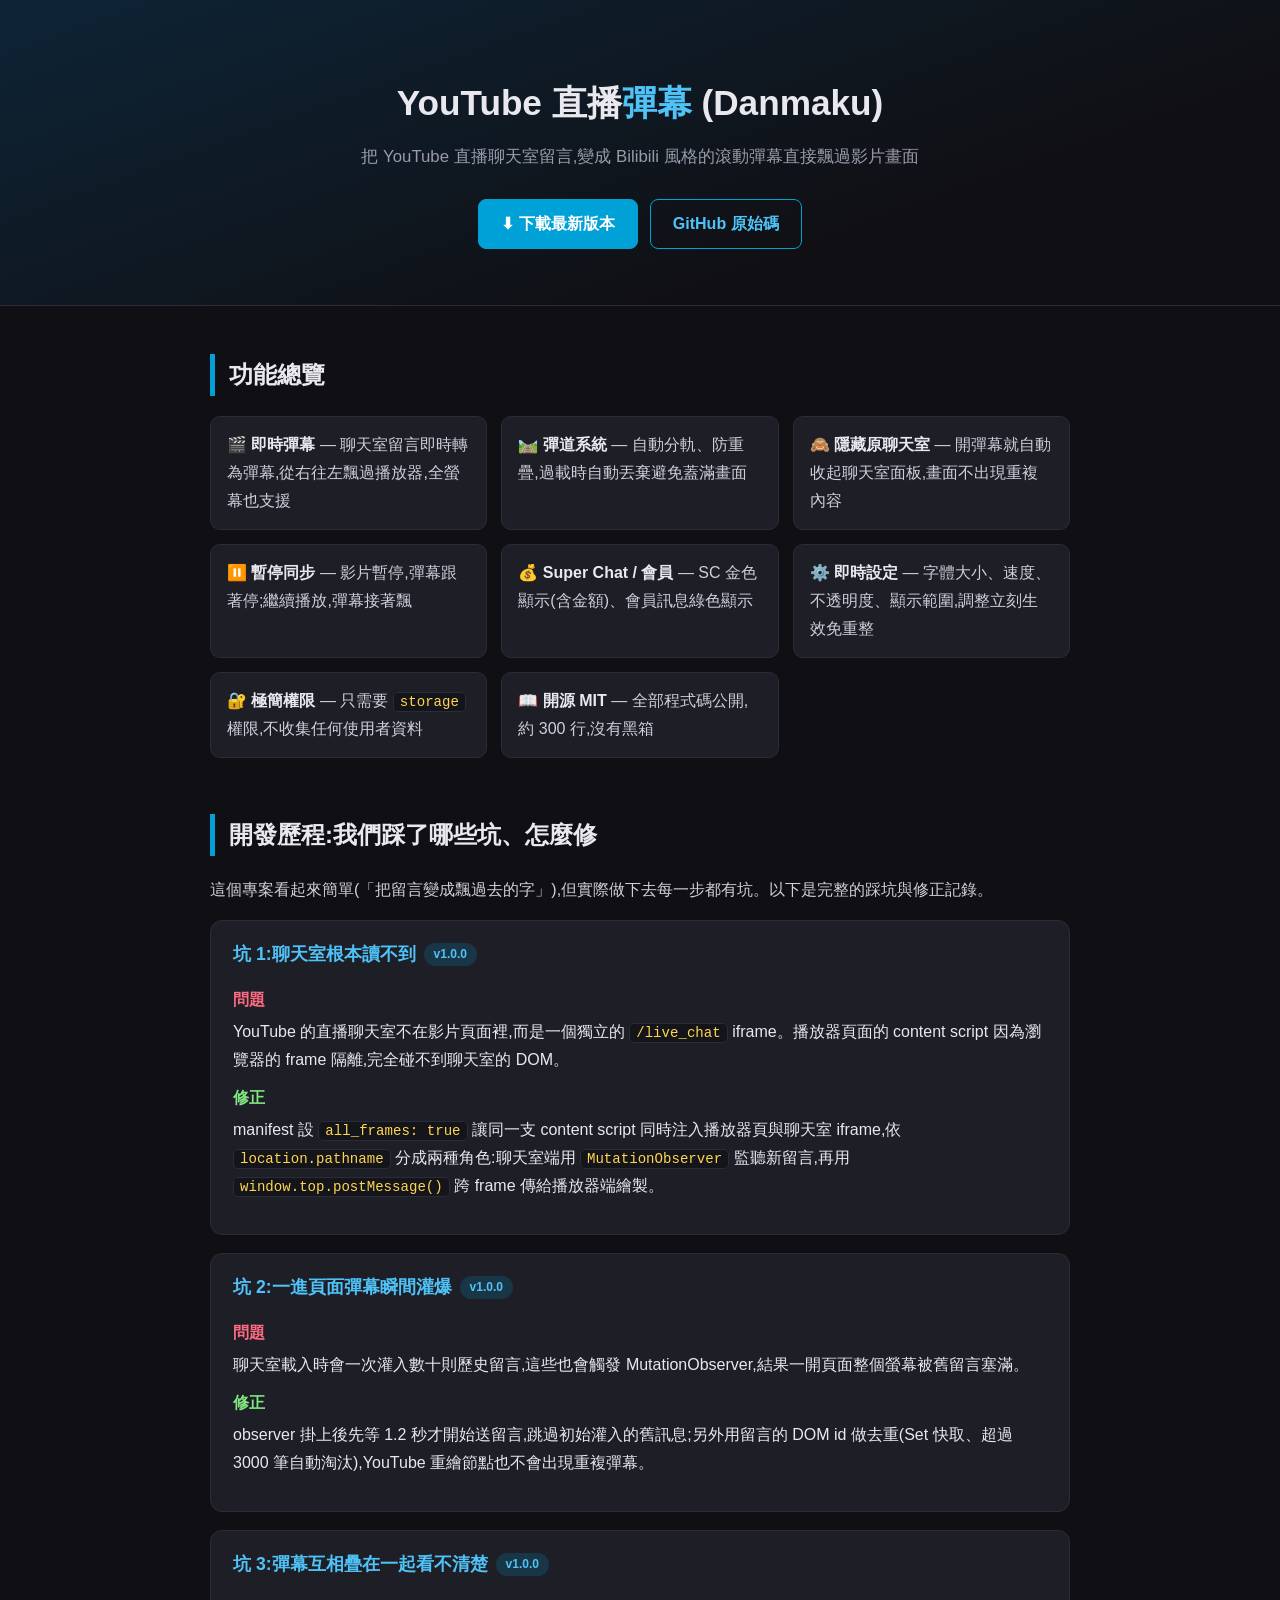
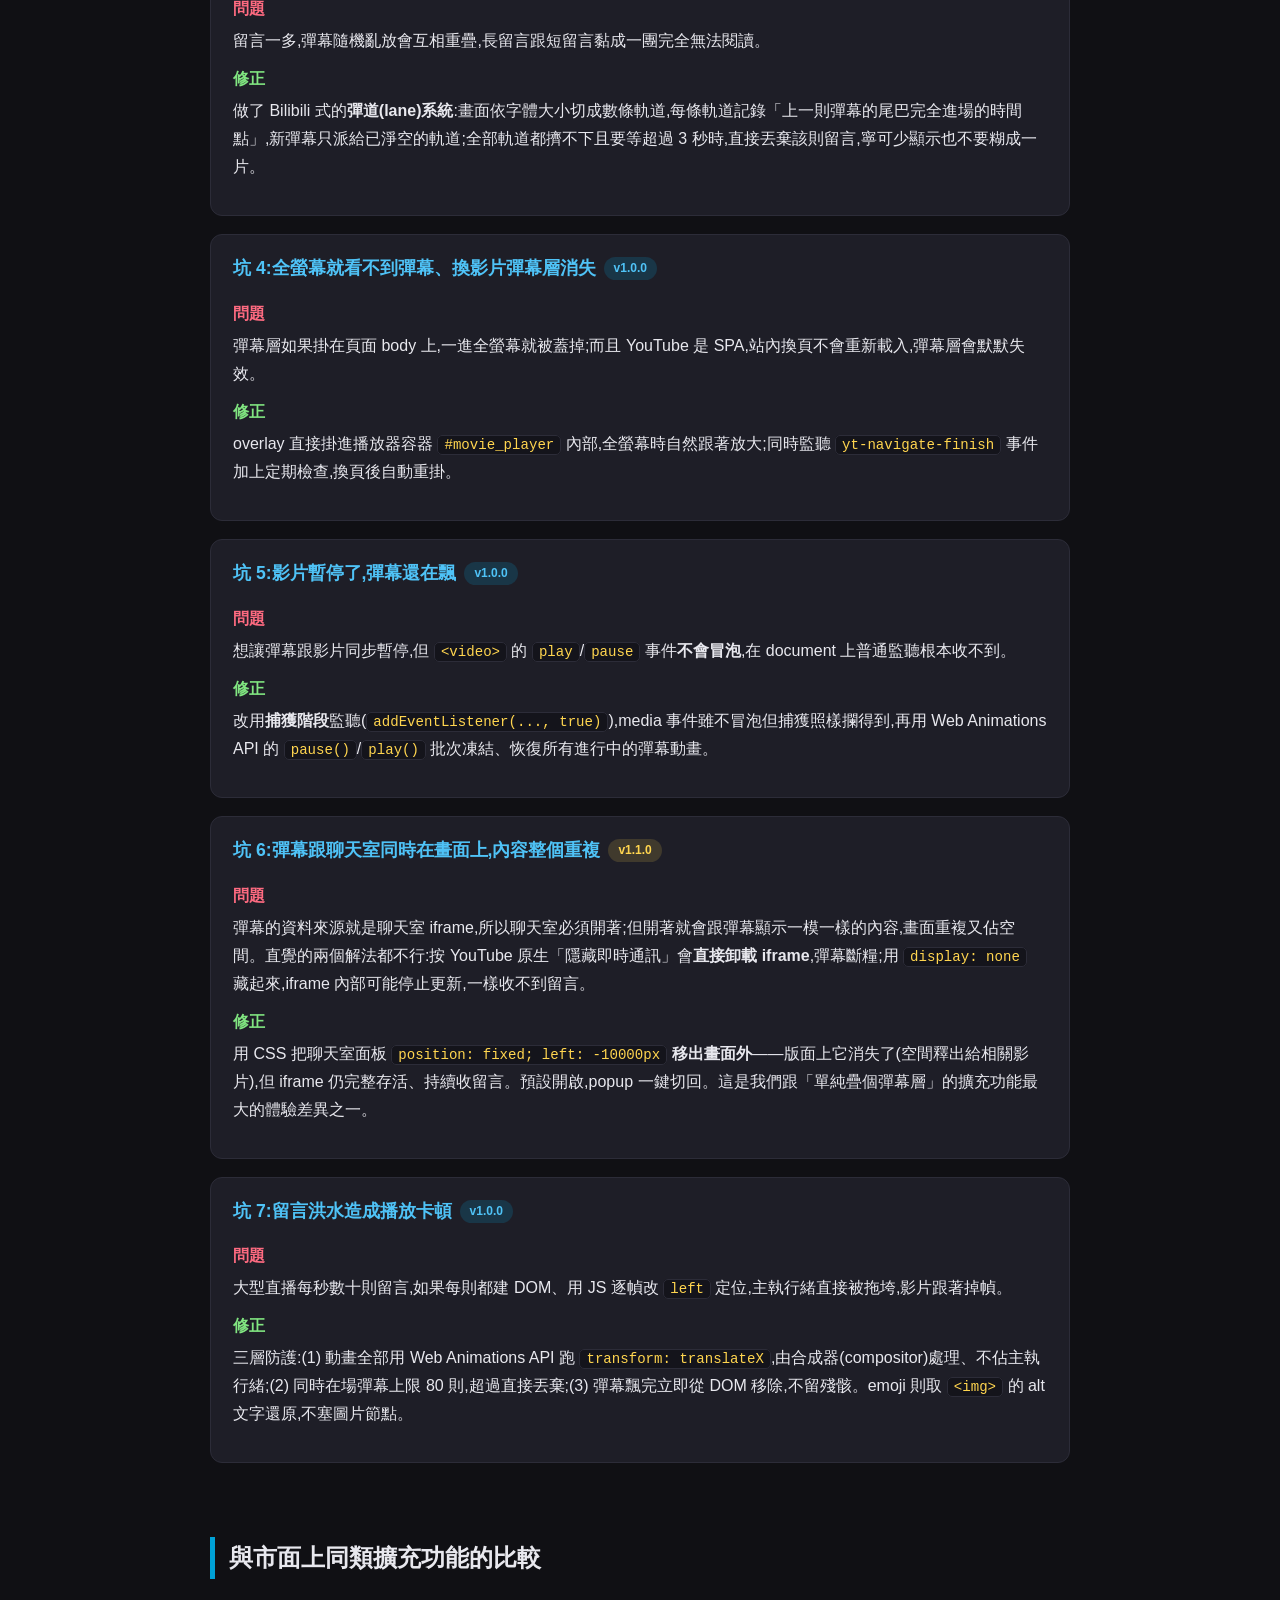
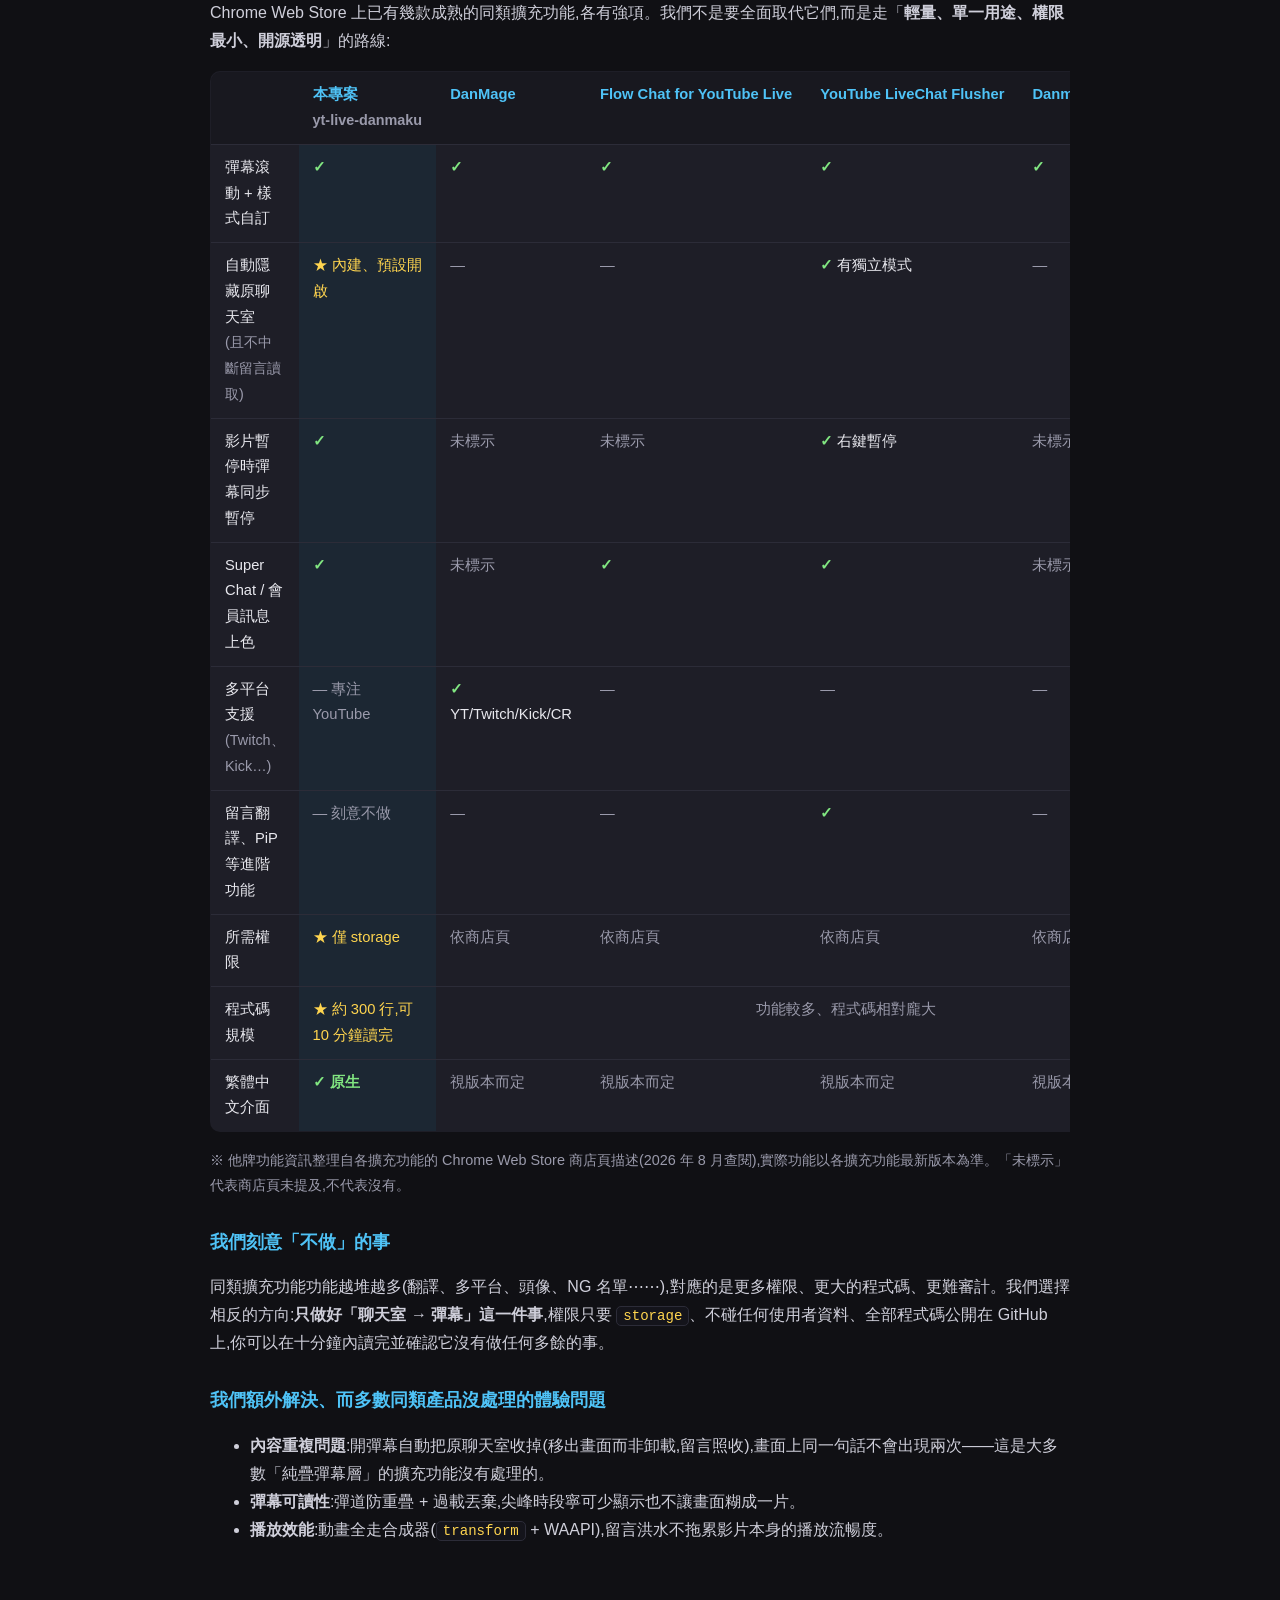
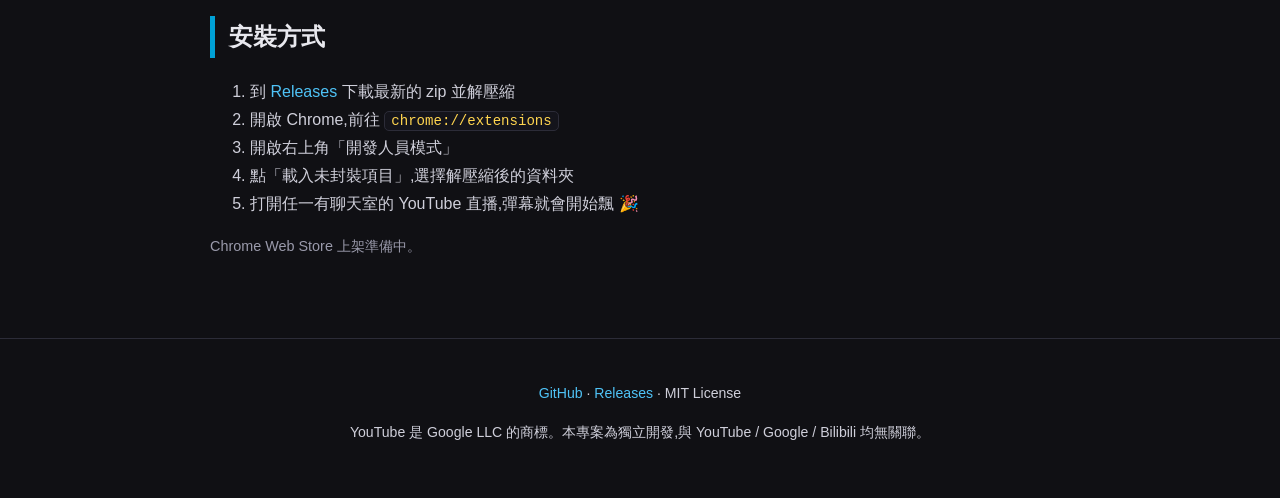
<file: docs/index.html>
<!DOCTYPE html>
<html lang="zh-Hant">
<head>
<meta charset="UTF-8">
<meta name="viewport" content="width=device-width, initial-scale=1.0">
<title>YouTube 直播彈幕 (Danmaku)</title>
<meta name="description" content="把 YouTube 直播聊天室留言變成 Bilibili 風格滾動彈幕的 Chrome 擴充功能 — 開發歷程、踩坑記錄與同類擴充功能比較">
<style>
  :root {
    --bg: #101014;
    --bg-soft: #18181f;
    --card: #1e1e27;
    --border: #2c2c38;
    --text: #e8e8ee;
    --muted: #9a9aab;
    --accent: #00a1d6;   /* bilibili blue */
    --accent-2: #4fc3f7;
    --gold: #ffd54f;
    --green: #81e681;
    --red: #ff6b81;
  }
  * { box-sizing: border-box; }
  body {
    margin: 0;
    background: var(--bg);
    color: var(--text);
    font-family: "Microsoft JhengHei", "PingFang TC", "Noto Sans CJK TC", sans-serif;
    line-height: 1.75;
  }
  a { color: var(--accent-2); text-decoration: none; }
  a:hover { text-decoration: underline; }
  .wrap { max-width: 900px; margin: 0 auto; padding: 0 20px; }

  /* ---------- hero ---------- */
  header {
    position: relative;
    overflow: hidden;
    background: linear-gradient(160deg, #0d2436 0%, #101014 70%);
    border-bottom: 1px solid var(--border);
    padding: 72px 0 56px;
    text-align: center;
  }
  .danmaku-demo {
    position: absolute;
    inset: 0;
    pointer-events: none;
    opacity: .5;
    overflow: hidden;
  }
  .danmaku-demo span {
    position: absolute;
    left: 100%;
    white-space: nowrap;
    font-weight: 700;
    text-shadow: 1px 1px 2px rgba(0,0,0,.8);
    animation: fly linear infinite;
  }
  @keyframes fly {
    from { transform: translateX(0); }
    to   { transform: translateX(calc(-100vw - 100%)); }
  }
  header h1 { position: relative; font-size: 2.2rem; margin: 0 0 8px; }
  header h1 .zh { color: var(--accent-2); }
  header p.tagline { position: relative; color: var(--muted); margin: 0 0 28px; font-size: 1.05rem; }
  .btns { position: relative; display: flex; gap: 12px; justify-content: center; flex-wrap: wrap; }
  .btn {
    display: inline-block;
    padding: 10px 22px;
    border-radius: 8px;
    font-weight: 700;
    border: 1px solid var(--accent);
  }
  .btn.primary { background: var(--accent); color: #fff; }
  .btn.primary:hover { background: #0090c0; text-decoration: none; }
  .btn.ghost { color: var(--accent-2); }
  .btn.ghost:hover { background: rgba(0,161,214,.12); text-decoration: none; }

  /* ---------- sections ---------- */
  section { padding: 48px 0 8px; }
  h2 {
    font-size: 1.5rem;
    margin: 0 0 20px;
    padding-left: 14px;
    border-left: 5px solid var(--accent);
  }
  h3 { font-size: 1.1rem; margin: 28px 0 10px; color: var(--accent-2); }
  p, li { color: #cfcfda; }
  .muted { color: var(--muted); font-size: .9rem; }

  .features {
    display: grid;
    grid-template-columns: repeat(auto-fit, minmax(250px, 1fr));
    gap: 14px;
    padding: 0;
    list-style: none;
    margin: 0;
  }
  .features li {
    background: var(--card);
    border: 1px solid var(--border);
    border-radius: 10px;
    padding: 14px 16px;
  }
  .features b { color: var(--text); }

  /* ---------- pitfall cards ---------- */
  .pitfall {
    background: var(--card);
    border: 1px solid var(--border);
    border-radius: 12px;
    padding: 18px 22px;
    margin-bottom: 18px;
  }
  .pitfall h3 { margin: 0 0 10px; }
  .pitfall .tag {
    display: inline-block;
    font-size: .75rem;
    font-weight: 700;
    padding: 1px 10px;
    border-radius: 99px;
    margin-left: 8px;
    vertical-align: 2px;
  }
  .tag.v10 { background: rgba(0,161,214,.18); color: var(--accent-2); }
  .tag.v11 { background: rgba(255,213,79,.15); color: var(--gold); }
  .pitfall dt { font-weight: 700; margin-top: 10px; }
  .pitfall dt.problem { color: var(--red); }
  .pitfall dt.fix { color: var(--green); }
  .pitfall dd { margin: 4px 0 0 0; }
  code {
    background: #14141b;
    border: 1px solid var(--border);
    border-radius: 5px;
    padding: 1px 6px;
    font-size: .88em;
    color: var(--gold);
    font-family: Consolas, "Cascadia Code", monospace;
  }

  /* ---------- tables ---------- */
  .table-scroll { overflow-x: auto; margin: 16px 0; }
  table {
    border-collapse: collapse;
    width: 100%;
    min-width: 640px;
    background: var(--card);
    border: 1px solid var(--border);
    border-radius: 10px;
    overflow: hidden;
    font-size: .92rem;
  }
  th, td { padding: 10px 14px; border-bottom: 1px solid var(--border); text-align: left; vertical-align: top; }
  th { background: var(--bg-soft); color: var(--accent-2); white-space: nowrap; }
  tr:last-child td { border-bottom: none; }
  td.ours { background: rgba(0,161,214,.07); }
  .yes { color: var(--green); font-weight: 700; }
  .no  { color: var(--muted); }
  .star { color: var(--gold); }

  footer {
    margin-top: 56px;
    padding: 28px 0 40px;
    border-top: 1px solid var(--border);
    text-align: center;
    color: var(--muted);
    font-size: .88rem;
  }
</style>
</head>
<body>

<header>
  <div class="danmaku-demo" aria-hidden="true">
    <span style="top:12%; font-size:20px; color:#fff;        animation-duration:9s;  animation-delay:0s;">主播好可愛!!!</span>
    <span style="top:30%; font-size:24px; color:#ffd54f;     animation-duration:12s; animation-delay:2s;">NT$150 加油!</span>
    <span style="top:48%; font-size:18px; color:#fff;        animation-duration:8s;  animation-delay:4s;">草www</span>
    <span style="top:66%; font-size:22px; color:#81e681;     animation-duration:11s; animation-delay:1s;">歡迎新會員~</span>
    <span style="top:82%; font-size:19px; color:#fff;        animation-duration:10s; animation-delay:5s;">666666</span>
  </div>
  <div class="wrap">
    <h1>YouTube 直播<span class="zh">彈幕</span> (Danmaku)</h1>
    <p class="tagline">把 YouTube 直播聊天室留言,變成 Bilibili 風格的滾動彈幕直接飄過影片畫面</p>
    <div class="btns">
      <a class="btn primary" href="https://github.com/QuenHengLee/yt-live-danmaku/releases/latest">⬇ 下載最新版本</a>
      <a class="btn ghost" href="https://github.com/QuenHengLee/yt-live-danmaku">GitHub 原始碼</a>
    </div>
  </div>
</header>

<main class="wrap">

  <section id="features">
    <h2>功能總覽</h2>
    <ul class="features">
      <li>🎬 <b>即時彈幕</b> — 聊天室留言即時轉為彈幕,從右往左飄過播放器,全螢幕也支援</li>
      <li>🛤️ <b>彈道系統</b> — 自動分軌、防重疊,過載時自動丟棄避免蓋滿畫面</li>
      <li>🙈 <b>隱藏原聊天室</b> — 開彈幕就自動收起聊天室面板,畫面不出現重複內容</li>
      <li>⏸️ <b>暫停同步</b> — 影片暫停,彈幕跟著停;繼續播放,彈幕接著飄</li>
      <li>💰 <b>Super Chat / 會員</b> — SC 金色顯示(含金額)、會員訊息綠色顯示</li>
      <li>⚙️ <b>即時設定</b> — 字體大小、速度、不透明度、顯示範圍,調整立刻生效免重整</li>
      <li>🔐 <b>極簡權限</b> — 只需要 <code>storage</code> 權限,不收集任何使用者資料</li>
      <li>📖 <b>開源 MIT</b> — 全部程式碼公開,約 300 行,沒有黑箱</li>
    </ul>
  </section>

  <section id="journey">
    <h2>開發歷程:我們踩了哪些坑、怎麼修</h2>
    <p>這個專案看起來簡單(「把留言變成飄過去的字」),但實際做下去每一步都有坑。以下是完整的踩坑與修正記錄。</p>

    <div class="pitfall">
      <h3>坑 1:聊天室根本讀不到<span class="tag v10">v1.0.0</span></h3>
      <dl>
        <dt class="problem">問題</dt>
        <dd>YouTube 的直播聊天室不在影片頁面裡,而是一個獨立的 <code>/live_chat</code> iframe。播放器頁面的 content script 因為瀏覽器的 frame 隔離,完全碰不到聊天室的 DOM。</dd>
        <dt class="fix">修正</dt>
        <dd>manifest 設 <code>all_frames: true</code> 讓同一支 content script 同時注入播放器頁與聊天室 iframe,依 <code>location.pathname</code> 分成兩種角色:聊天室端用 <code>MutationObserver</code> 監聽新留言,再用 <code>window.top.postMessage()</code> 跨 frame 傳給播放器端繪製。</dd>
      </dl>
    </div>

    <div class="pitfall">
      <h3>坑 2:一進頁面彈幕瞬間灌爆<span class="tag v10">v1.0.0</span></h3>
      <dl>
        <dt class="problem">問題</dt>
        <dd>聊天室載入時會一次灌入數十則歷史留言,這些也會觸發 MutationObserver,結果一開頁面整個螢幕被舊留言塞滿。</dd>
        <dt class="fix">修正</dt>
        <dd>observer 掛上後先等 1.2 秒才開始送留言,跳過初始灌入的舊訊息;另外用留言的 DOM id 做去重(Set 快取、超過 3000 筆自動淘汰),YouTube 重繪節點也不會出現重複彈幕。</dd>
      </dl>
    </div>

    <div class="pitfall">
      <h3>坑 3:彈幕互相疊在一起看不清楚<span class="tag v10">v1.0.0</span></h3>
      <dl>
        <dt class="problem">問題</dt>
        <dd>留言一多,彈幕隨機亂放會互相重疊,長留言跟短留言黏成一團完全無法閱讀。</dd>
        <dt class="fix">修正</dt>
        <dd>做了 Bilibili 式的<b>彈道(lane)系統</b>:畫面依字體大小切成數條軌道,每條軌道記錄「上一則彈幕的尾巴完全進場的時間點」,新彈幕只派給已淨空的軌道;全部軌道都擠不下且要等超過 3 秒時,直接丟棄該則留言,寧可少顯示也不要糊成一片。</dd>
      </dl>
    </div>

    <div class="pitfall">
      <h3>坑 4:全螢幕就看不到彈幕、換影片彈幕層消失<span class="tag v10">v1.0.0</span></h3>
      <dl>
        <dt class="problem">問題</dt>
        <dd>彈幕層如果掛在頁面 body 上,一進全螢幕就被蓋掉;而且 YouTube 是 SPA,站內換頁不會重新載入,彈幕層會默默失效。</dd>
        <dt class="fix">修正</dt>
        <dd>overlay 直接掛進播放器容器 <code>#movie_player</code> 內部,全螢幕時自然跟著放大;同時監聽 <code>yt-navigate-finish</code> 事件加上定期檢查,換頁後自動重掛。</dd>
      </dl>
    </div>

    <div class="pitfall">
      <h3>坑 5:影片暫停了,彈幕還在飄<span class="tag v10">v1.0.0</span></h3>
      <dl>
        <dt class="problem">問題</dt>
        <dd>想讓彈幕跟影片同步暫停,但 <code>&lt;video&gt;</code> 的 <code>play</code>/<code>pause</code> 事件<b>不會冒泡</b>,在 document 上普通監聽根本收不到。</dd>
        <dt class="fix">修正</dt>
        <dd>改用<b>捕獲階段</b>監聽(<code>addEventListener(..., true)</code>),media 事件雖不冒泡但捕獲照樣攔得到,再用 Web Animations API 的 <code>pause()</code>/<code>play()</code> 批次凍結、恢復所有進行中的彈幕動畫。</dd>
      </dl>
    </div>

    <div class="pitfall">
      <h3>坑 6:彈幕跟聊天室同時在畫面上,內容整個重複<span class="tag v11">v1.1.0</span></h3>
      <dl>
        <dt class="problem">問題</dt>
        <dd>彈幕的資料來源就是聊天室 iframe,所以聊天室必須開著;但開著就會跟彈幕顯示一模一樣的內容,畫面重複又佔空間。直覺的兩個解法都不行:按 YouTube 原生「隱藏即時通訊」會<b>直接卸載 iframe</b>,彈幕斷糧;用 <code>display: none</code> 藏起來,iframe 內部可能停止更新,一樣收不到留言。</dd>
        <dt class="fix">修正</dt>
        <dd>用 CSS 把聊天室面板 <code>position: fixed; left: -10000px</code> <b>移出畫面外</b>——版面上它消失了(空間釋出給相關影片),但 iframe 仍完整存活、持續收留言。預設開啟,popup 一鍵切回。這是我們跟「單純疊個彈幕層」的擴充功能最大的體驗差異之一。</dd>
      </dl>
    </div>

    <div class="pitfall">
      <h3>坑 7:留言洪水造成播放卡頓<span class="tag v10">v1.0.0</span></h3>
      <dl>
        <dt class="problem">問題</dt>
        <dd>大型直播每秒數十則留言,如果每則都建 DOM、用 JS 逐幀改 <code>left</code> 定位,主執行緒直接被拖垮,影片跟著掉幀。</dd>
        <dt class="fix">修正</dt>
        <dd>三層防護:(1) 動畫全部用 Web Animations API 跑 <code>transform: translateX</code>,由合成器(compositor)處理、不佔主執行緒;(2) 同時在場彈幕上限 80 則,超過直接丟棄;(3) 彈幕飄完立即從 DOM 移除,不留殘骸。emoji 則取 <code>&lt;img&gt;</code> 的 alt 文字還原,不塞圖片節點。</dd>
      </dl>
    </div>
  </section>

  <section id="compare">
    <h2>與市面上同類擴充功能的比較</h2>
    <p>Chrome Web Store 上已有幾款成熟的同類擴充功能,各有強項。我們不是要全面取代它們,而是走「<b>輕量、單一用途、權限最小、開源透明</b>」的路線:</p>

    <div class="table-scroll">
      <table>
        <thead>
          <tr>
            <th></th>
            <th class="ours">本專案<br><span class="muted">yt-live-danmaku</span></th>
            <th><a href="https://chromewebstore.google.com/detail/danmage-flow-chat-on-yout/elhaopojedichjdgkglifmijgkeclalm">DanMage</a></th>
            <th><a href="https://chrome.google.com/webstore/detail/flow-chat-for-youtube-liv/elfdpkmfllnhhgnicaaeacbilcallpbd">Flow Chat for YouTube Live</a></th>
            <th><a href="https://chromewebstore.google.com/detail/youtube-livechat-flusher/kkjglcpgfpjlaloboikfcoofameeljbe">YouTube LiveChat Flusher</a></th>
            <th><a href="https://chromewebstore.google.com/detail/noepjgennikkjanajbmhohkihcccdbpn">Danmaku Overlay for Youtube</a></th>
          </tr>
        </thead>
        <tbody>
          <tr>
            <td>彈幕滾動 + 樣式自訂</td>
            <td class="ours"><span class="yes">✓</span></td>
            <td><span class="yes">✓</span></td>
            <td><span class="yes">✓</span></td>
            <td><span class="yes">✓</span></td>
            <td><span class="yes">✓</span></td>
          </tr>
          <tr>
            <td>自動隱藏原聊天室<br><span class="muted">(且不中斷留言讀取)</span></td>
            <td class="ours"><span class="star">★ 內建、預設開啟</span></td>
            <td><span class="no">—</span></td>
            <td><span class="no">—</span></td>
            <td><span class="yes">✓</span> 有獨立模式</td>
            <td><span class="no">—</span></td>
          </tr>
          <tr>
            <td>影片暫停時彈幕同步暫停</td>
            <td class="ours"><span class="yes">✓</span></td>
            <td><span class="no">未標示</span></td>
            <td><span class="no">未標示</span></td>
            <td><span class="yes">✓</span> 右鍵暫停</td>
            <td><span class="no">未標示</span></td>
          </tr>
          <tr>
            <td>Super Chat / 會員訊息上色</td>
            <td class="ours"><span class="yes">✓</span></td>
            <td><span class="no">未標示</span></td>
            <td><span class="yes">✓</span></td>
            <td><span class="yes">✓</span></td>
            <td><span class="no">未標示</span></td>
          </tr>
          <tr>
            <td>多平台支援<br><span class="muted">(Twitch、Kick…)</span></td>
            <td class="ours"><span class="no">— 專注 YouTube</span></td>
            <td><span class="yes">✓</span> YT/Twitch/Kick/CR</td>
            <td><span class="no">—</span></td>
            <td><span class="no">—</span></td>
            <td><span class="no">—</span></td>
          </tr>
          <tr>
            <td>留言翻譯、PiP 等進階功能</td>
            <td class="ours"><span class="no">— 刻意不做</span></td>
            <td><span class="no">—</span></td>
            <td><span class="no">—</span></td>
            <td><span class="yes">✓</span></td>
            <td><span class="no">—</span></td>
          </tr>
          <tr>
            <td>所需權限</td>
            <td class="ours"><span class="star">★ 僅 storage</span></td>
            <td><span class="no">依商店頁</span></td>
            <td><span class="no">依商店頁</span></td>
            <td><span class="no">依商店頁</span></td>
            <td><span class="no">依商店頁</span></td>
          </tr>
          <tr>
            <td>程式碼規模</td>
            <td class="ours"><span class="star">★ 約 300 行,可 10 分鐘讀完</span></td>
            <td colspan="4" style="text-align:center;"><span class="no">功能較多、程式碼相對龐大</span></td>
          </tr>
          <tr>
            <td>繁體中文介面</td>
            <td class="ours"><span class="yes">✓ 原生</span></td>
            <td><span class="no">視版本而定</span></td>
            <td><span class="no">視版本而定</span></td>
            <td><span class="no">視版本而定</span></td>
            <td><span class="no">視版本而定</span></td>
          </tr>
        </tbody>
      </table>
    </div>
    <p class="muted">※ 他牌功能資訊整理自各擴充功能的 Chrome Web Store 商店頁描述(2026 年 8 月查閱),實際功能以各擴充功能最新版本為準。「未標示」代表商店頁未提及,不代表沒有。</p>

    <h3>我們刻意「不做」的事</h3>
    <p>同類擴充功能功能越堆越多(翻譯、多平台、頭像、NG 名單⋯⋯),對應的是更多權限、更大的程式碼、更難審計。我們選擇相反的方向:<b>只做好「聊天室 → 彈幕」這一件事</b>,權限只要 <code>storage</code>、不碰任何使用者資料、全部程式碼公開在 GitHub 上,你可以在十分鐘內讀完並確認它沒有做任何多餘的事。</p>

    <h3>我們額外解決、而多數同類產品沒處理的體驗問題</h3>
    <ul>
      <li><b>內容重複問題</b>:開彈幕自動把原聊天室收掉(移出畫面而非卸載,留言照收),畫面上同一句話不會出現兩次——這是大多數「純疊彈幕層」的擴充功能沒有處理的。</li>
      <li><b>彈幕可讀性</b>:彈道防重疊 + 過載丟棄,尖峰時段寧可少顯示也不讓畫面糊成一片。</li>
      <li><b>播放效能</b>:動畫全走合成器(<code>transform</code> + WAAPI),留言洪水不拖累影片本身的播放流暢度。</li>
    </ul>
  </section>

  <section id="install">
    <h2>安裝方式</h2>
    <ol>
      <li>到 <a href="https://github.com/QuenHengLee/yt-live-danmaku/releases/latest">Releases</a> 下載最新的 zip 並解壓縮</li>
      <li>開啟 Chrome,前往 <code>chrome://extensions</code></li>
      <li>開啟右上角「開發人員模式」</li>
      <li>點「載入未封裝項目」,選擇解壓縮後的資料夾</li>
      <li>打開任一有聊天室的 YouTube 直播,彈幕就會開始飄 🎉</li>
    </ol>
    <p class="muted">Chrome Web Store 上架準備中。</p>
  </section>

</main>

<footer>
  <div class="wrap">
    <p>
      <a href="https://github.com/QuenHengLee/yt-live-danmaku">GitHub</a> ·
      <a href="https://github.com/QuenHengLee/yt-live-danmaku/releases">Releases</a> ·
      MIT License
    </p>
    <p>YouTube 是 Google LLC 的商標。本專案為獨立開發,與 YouTube / Google / Bilibili 均無關聯。</p>
  </div>
</footer>

</body>
</html>
</file>
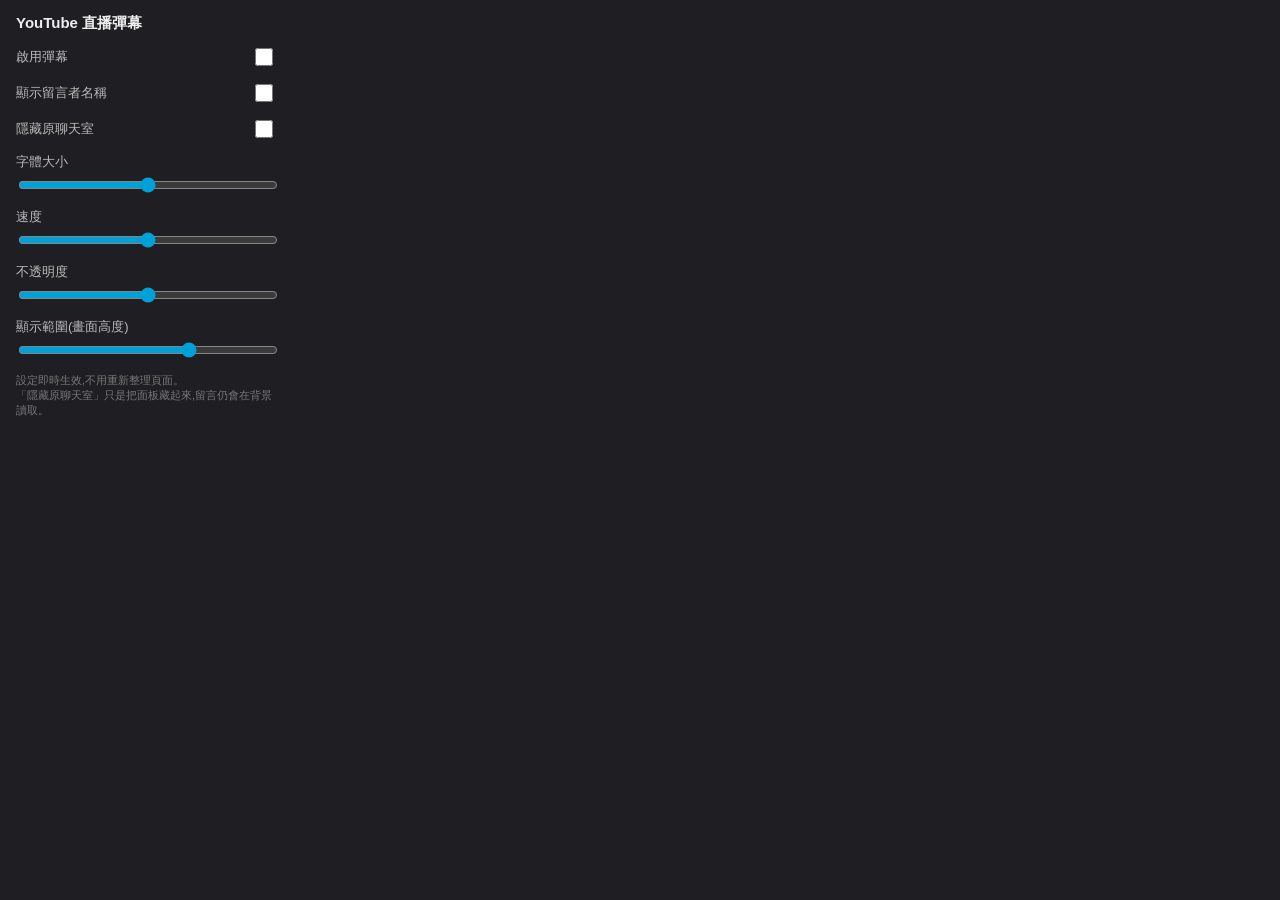
<file: popup.html>
<!DOCTYPE html>
<html lang="zh-Hant">
<head>
<meta charset="UTF-8">
<style>
  body {
    width: 260px;
    margin: 0;
    padding: 14px 16px;
    font-family: "Microsoft JhengHei", "PingFang TC", sans-serif;
    font-size: 13px;
    background: #1f1f23;
    color: #eee;
  }
  h1 {
    font-size: 15px;
    margin: 0 0 12px;
    display: flex;
    align-items: center;
    justify-content: space-between;
  }
  .row { margin-bottom: 12px; }
  .row label {
    display: flex;
    justify-content: space-between;
    margin-bottom: 4px;
    color: #bbb;
  }
  .row label .val { color: #4fc3f7; font-weight: bold; }
  input[type="range"] { width: 100%; accent-color: #00a1d6; }
  .switch-row {
    display: flex;
    align-items: center;
    justify-content: space-between;
    margin-bottom: 12px;
  }
  .switch-row span { color: #bbb; }
  input[type="checkbox"] {
    width: 18px;
    height: 18px;
    accent-color: #00a1d6;
  }
  .hint { color: #777; font-size: 11px; margin-top: 8px; }
</style>
</head>
<body>
  <h1>YouTube 直播彈幕</h1>

  <div class="switch-row">
    <span>啟用彈幕</span>
    <input type="checkbox" id="enabled">
  </div>

  <div class="switch-row">
    <span>顯示留言者名稱</span>
    <input type="checkbox" id="showAuthor">
  </div>

  <div class="switch-row">
    <span>隱藏原聊天室</span>
    <input type="checkbox" id="hideChat">
  </div>

  <div class="row">
    <label>字體大小 <span class="val" id="fontSizeVal"></span></label>
    <input type="range" id="fontSize" min="14" max="48" step="1">
  </div>

  <div class="row">
    <label>速度 <span class="val" id="speedVal"></span></label>
    <input type="range" id="speed" min="80" max="500" step="10">
  </div>

  <div class="row">
    <label>不透明度 <span class="val" id="opacityVal"></span></label>
    <input type="range" id="opacity" min="20" max="100" step="5">
  </div>

  <div class="row">
    <label>顯示範圍(畫面高度)<span class="val" id="areaVal"></span></label>
    <input type="range" id="area" min="25" max="100" step="25">
  </div>

  <div class="hint">設定即時生效,不用重新整理頁面。<br>「隱藏原聊天室」只是把面板藏起來,留言仍會在背景讀取。</div>

  <script src="popup.js"></script>
</body>
</html>
</file>
